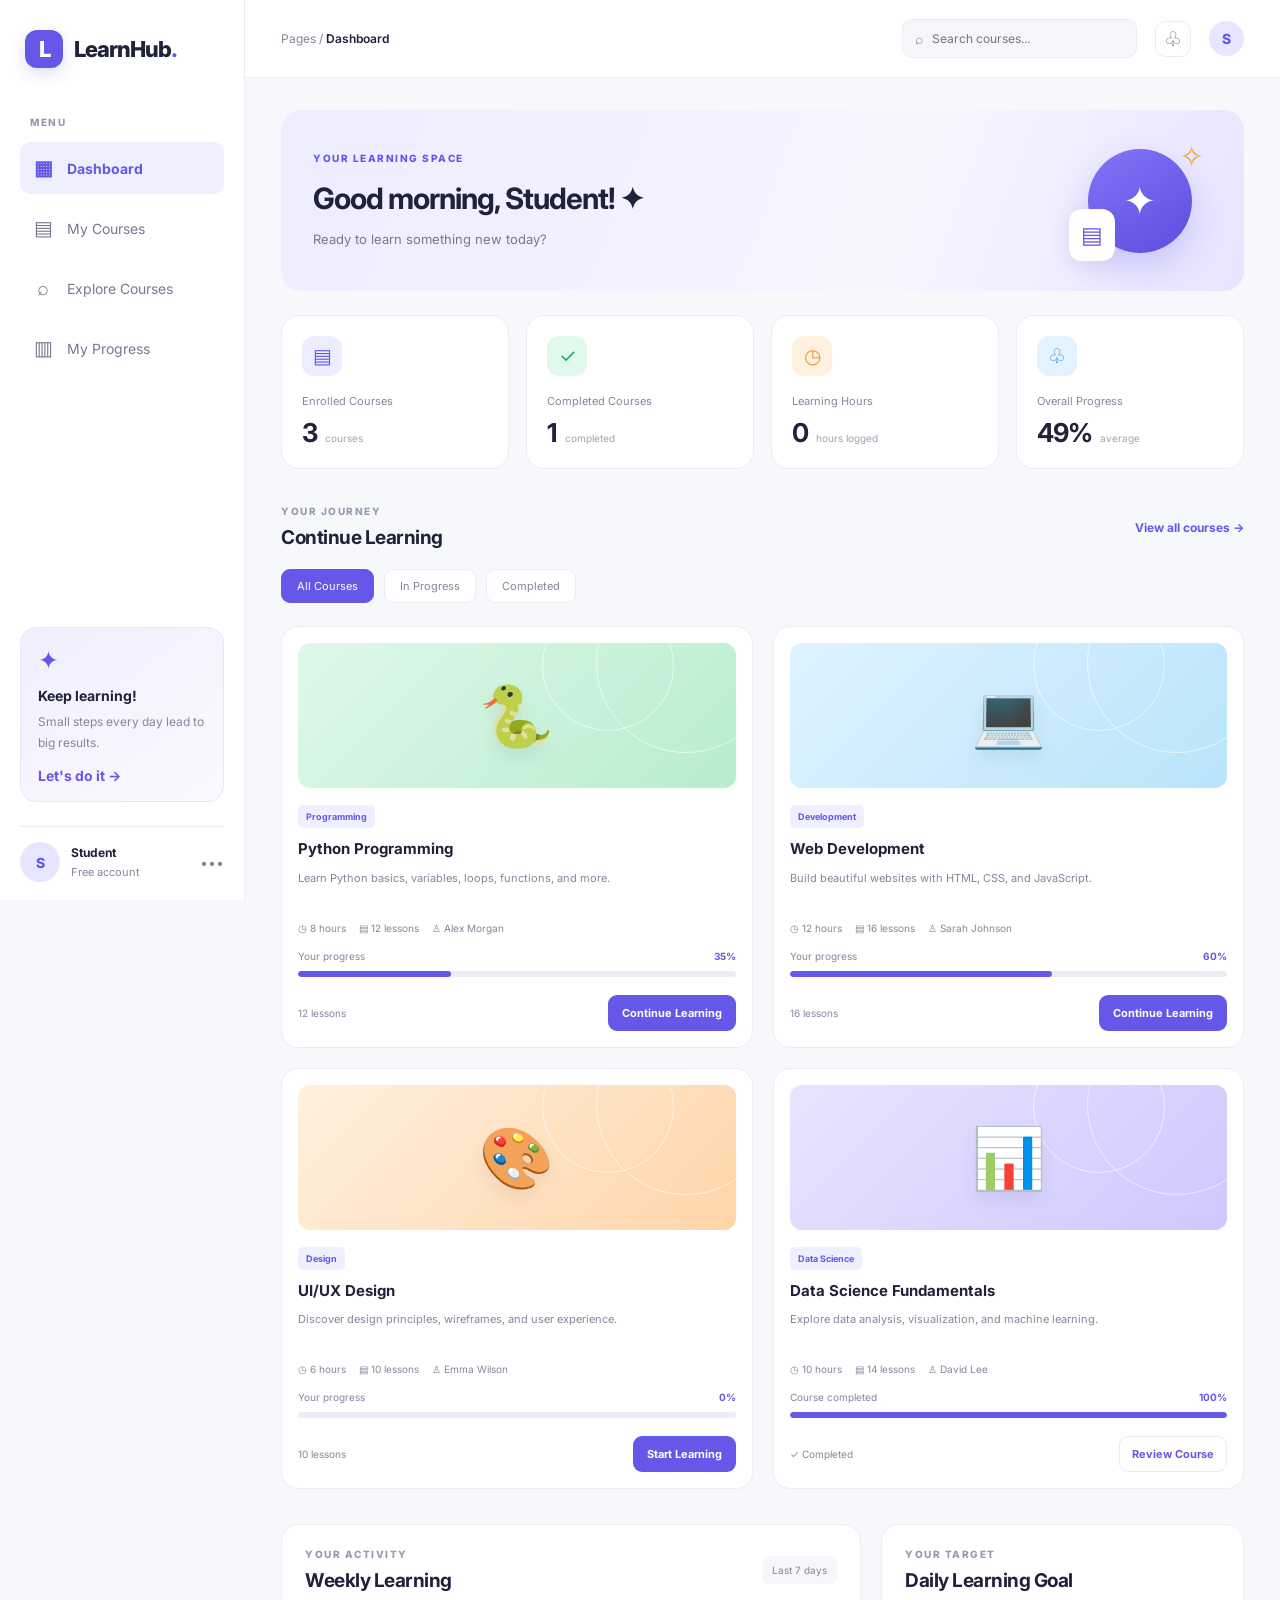
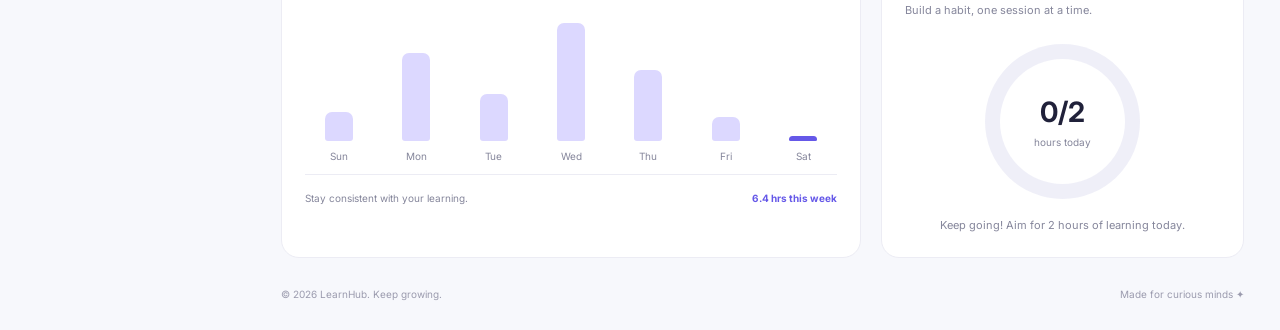
<file: index.html>
<!DOCTYPE html>
<html lang="en">
<head>
  <meta charset="UTF-8">
  <meta name="viewport" content="width=device-width, initial-scale=1.0">
  <meta name="description" content="Learn new skills and track your learning progress with LearnHub.">
  <title>LearnHub |This is an Learning Management System</title>
  <link rel="stylesheet" href="style.css">
  <link rel="preconnect" href="https://fonts.googleapis.com">
  <link href="https://fonts.googleapis.com/css2?family=Inter:wght@400;500;600;700;800&display=swap" rel="stylesheet">
</head>
<body>
  <div class="app">

    <aside class="sidebar" id="sidebar">
      <a href="#" class="brand" aria-label="LearnHub home">
        <span class="brand-icon">L</span>
        <span>LearnHub<span class="brand-dot">.</span></span>
      </a>

      <p class="menu-label">MENU</p>

      <nav class="navigation" aria-label="Main navigation">
        <button class="nav-link active" data-page="dashboard">
          <span>▦</span> Dashboard
        </button>
        <button class="nav-link" data-page="courses">
          <span>▤</span> My Courses
        </button>
        <button class="nav-link" data-page="explore">
          <span>⌕</span> Explore Courses
        </button>
        <button class="nav-link" data-page="progress">
          <span>▥</span> My Progress
        </button>
      </nav>

      <div class="sidebar-bottom">
        <div class="help-card">
          <div class="help-icon">✦</div>
          <h3>Keep learning!</h3>
          <p>Small steps every day lead to big results.</p>
          <button id="motivationBtn">Let's do it →</button>
        </div>

        <div class="profile">
          <div class="avatar">S</div>
          <div class="profile-info">
            <strong>Student</strong>
            <span>Free account</span>
          </div>
          <span class="profile-menu">•••</span>
        </div>
      </div>
    </aside>

    <main class="main">
      <header class="topbar">
        <button class="menu-toggle" id="menuToggle" aria-label="Toggle navigation">☰</button>

        <div class="breadcrumb">
          <span>Pages</span> / <strong id="pageBreadcrumb">Dashboard</strong>
        </div>

        <div class="topbar-right">
          <label class="search-box">
            <span>⌕</span>
            <input id="searchInput" type="search" placeholder="Search courses..." aria-label="Search courses">
          </label>
          <button class="notification" id="notificationBtn" aria-label="Notifications">♧</button>
          <div class="avatar small-avatar">S</div>
        </div>
      </header>

      <div class="content">
        <section class="welcome">
          <div>
            <p class="eyebrow" id="todayLabel">YOUR LEARNING SPACE</p>
            <h1 id="pageTitle">Good morning, Student! <span>✦</span></h1>
            <p class="subtitle" id="pageSubtitle">Ready to learn something new today?</p>
          </div>
          <div class="welcome-art" aria-hidden="true">
            <div class="art-circle">✦</div>
            <span class="art-book">▤</span>
            <span class="art-star">✧</span>
          </div>
        </section>

        <section class="stats-grid" aria-label="Learning statistics">
          <article class="stat-card">
            <div class="stat-icon purple">▤</div>
            <p>Enrolled Courses</p>
            <div class="stat-bottom">
              <strong id="enrolledCount">4</strong>
              <span class="stat-note">courses</span>
            </div>
          </article>

          <article class="stat-card">
            <div class="stat-icon green">✓</div>
            <p>Completed Courses</p>
            <div class="stat-bottom">
              <strong id="completedCount">0</strong>
              <span class="stat-note">completed</span>
            </div>
          </article>

          <article class="stat-card">
            <div class="stat-icon orange">◷</div>
            <p>Learning Hours</p>
            <div class="stat-bottom">
              <strong id="hoursCount">0</strong>
              <span class="stat-note">hours logged</span>
            </div>
          </article>

          <article class="stat-card">
            <div class="stat-icon blue">♧</div>
            <p>Overall Progress</p>
            <div class="stat-bottom">
              <strong id="overallProgress">0%</strong>
              <span class="stat-note">average</span>
            </div>
          </article>
        </section>

        <section class="section">
          <div class="section-heading">
            <div>
              <p class="eyebrow">YOUR JOURNEY</p>
              <h2 id="courseHeading">Continue Learning</h2>
            </div>
            <button class="text-button" id="viewAllBtn">View all courses →</button>
          </div>

          <div class="filter-row" id="filterRow">
            <button class="filter-chip selected" data-filter="all">All Courses</button>
            <button class="filter-chip" data-filter="in-progress">In Progress</button>
            <button class="filter-chip" data-filter="completed">Completed</button>
          </div>

          <div class="course-grid" id="courseGrid"></div>
          <p class="empty-state" id="emptyState" hidden>No courses found. Try another search.</p>
        </section>

        <section class="bottom-grid" id="bottomGrid">
          <article class="panel activity-panel">
            <div class="section-heading compact-heading">
              <div>
                <p class="eyebrow">YOUR ACTIVITY</p>
                <h2>Weekly Learning</h2>
              </div>
              <span class="week-badge">Last 7 days</span>
            </div>

            <div class="weekly-chart" id="weeklyChart" aria-label="Weekly learning hours chart"></div>
            <div class="chart-footer">
              <span>Stay consistent with your learning.</span>
              <strong id="weeklyHours">0 hrs this week</strong>
            </div>
          </article>

          <article class="panel goal-panel">
            <p class="eyebrow">YOUR TARGET</p>
            <h2>Daily Learning Goal</h2>
            <p class="goal-description">Build a habit, one session at a time.</p>

            <div class="goal-ring" id="goalRing">
              <div class="goal-ring-inner">
                <strong id="goalHours">0/2</strong>
                <span>hours today</span>
              </div>
            </div>

            <p class="goal-message" id="goalMessage">Start a course to make progress!</p>
          </article>
        </section>

        <footer class="footer">
          <span>© 2026 LearnHub. Keep growing.</span>
          <span>Made for curious minds ✦</span>
        </footer>
      </div>
    </main>
  </div>

  <div class="toast" id="toast" role="status" aria-live="polite"></div>

  <script src="script.js"></script>
</body>
</html>
</file>
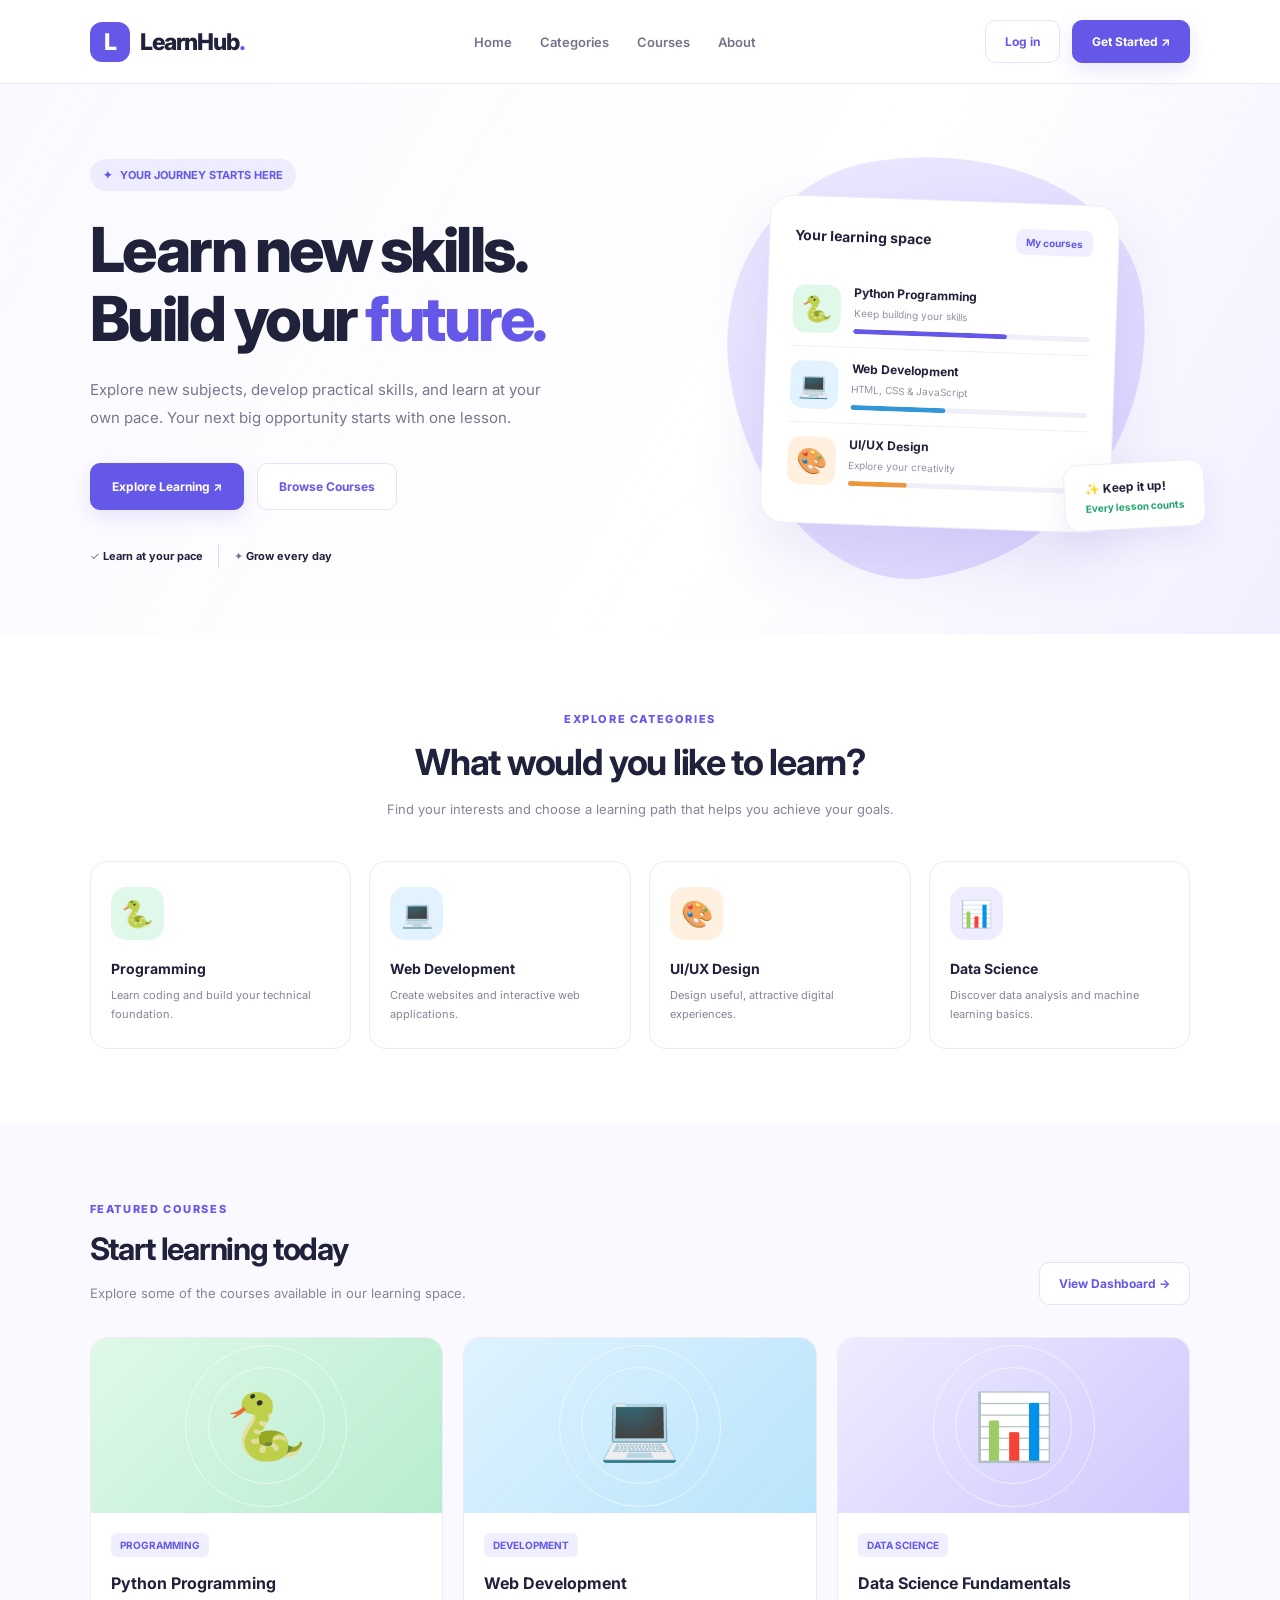
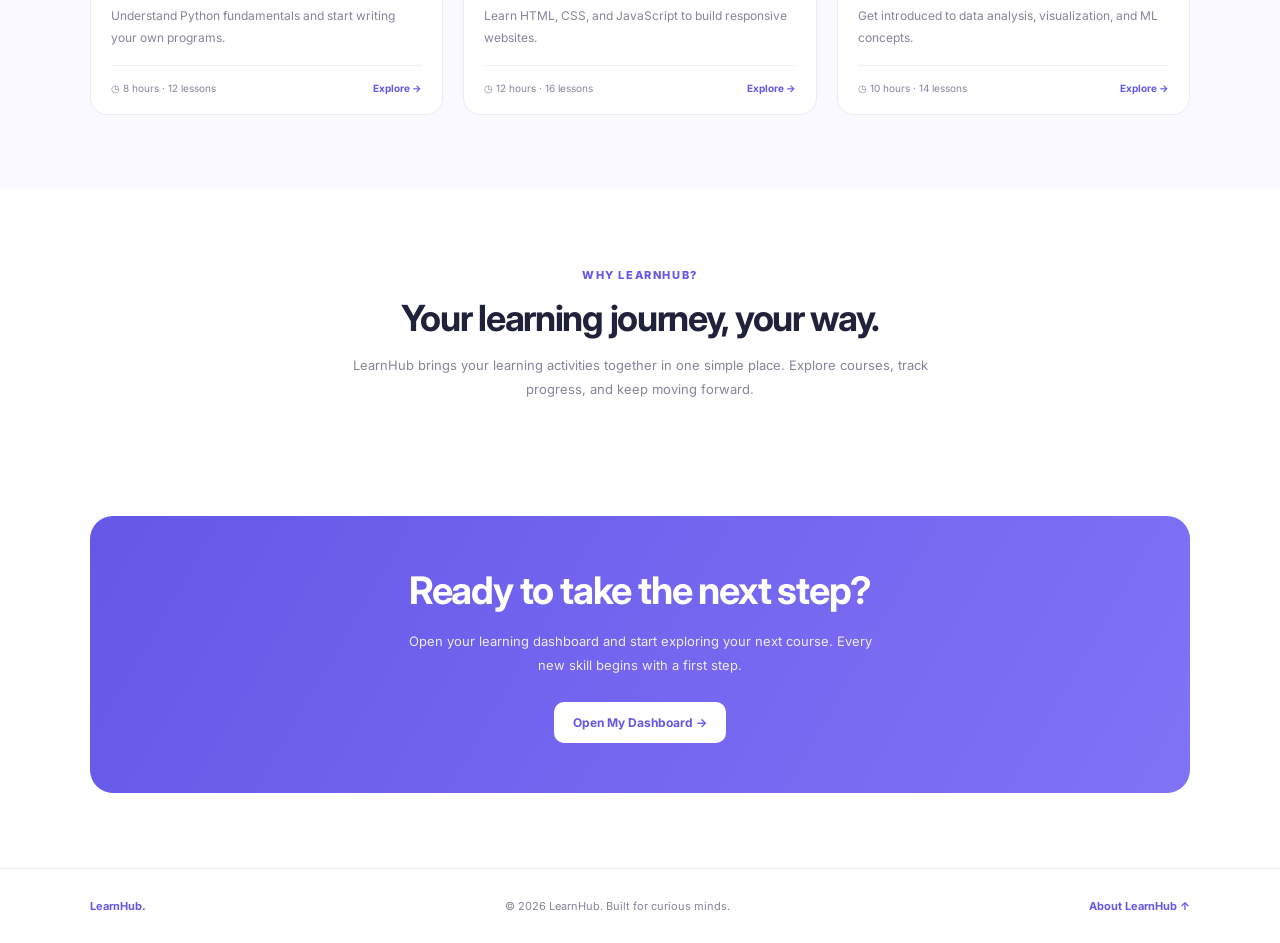
<file: home.html>
<!DOCTYPE html>
<html lang="en">
<head>
  <meta charset="UTF-8">
  <meta name="viewport" content="width=device-width, initial-scale=1.0">
  <meta name="description" content="LearnHub — discover courses, develop new skills, and achieve your learning goals.">
  <title>LearnHub | Learn Without Limits</title>

  <link rel="stylesheet" href="style.css">
  <link rel="preconnect" href="https://fonts.googleapis.com">
  <link href="https://fonts.googleapis.com/css2?family=Inter:wght@400;500;600;700;800&display=swap" rel="stylesheet">

  <style>
    /* Home page styles */
    .home-page {
      background: #fff;
      color: #20213a;
      min-height: 100vh;
    }

    .home-nav {
      display: flex;
      align-items: center;
      justify-content: space-between;
      gap: 20px;
      padding: 20px 7%;
      border-bottom: 1px solid #ececf4;
      background: #fff;
    }

    .home-brand {
      display: flex;
      align-items: center;
      gap: 10px;
      color: #20213a;
      font-size: 23px;
      font-weight: 800;
      text-decoration: none;
      letter-spacing: -1px;
    }

    .home-brand-icon {
      display: grid;
      place-items: center;
      width: 40px;
      height: 40px;
      color: white;
      background: #6558e8;
      border-radius: 12px;
    }

    .home-brand span:last-child {
      color: #6558e8;
    }

    .home-links {
      display: flex;
      align-items: center;
      gap: 28px;
    }

    .home-links a {
      color: #73748b;
      font-size: 13px;
      font-weight: 600;
      text-decoration: none;
      transition: color .2s;
    }

    .home-links a:hover {
      color: #6558e8;
    }

    .home-actions {
      display: flex;
      align-items: center;
      gap: 12px;
    }

    .home-btn {
      display: inline-flex;
      justify-content: center;
      align-items: center;
      gap: 8px;
      padding: 13px 19px;
      border-radius: 10px;
      font-weight: 700;
      font-size: 12px;
      text-decoration: none;
      transition: .2s;
    }

    .home-btn-outline {
      color: #6558e8;
      background: white;
      border: 1px solid #e5e2ff;
    }

    .home-btn-primary {
      color: white;
      background: #6558e8;
      border: 1px solid #6558e8;
      box-shadow: 0 7px 20px #6558e826;
    }

    .home-btn-primary:hover {
      background: #5043ce;
      transform: translateY(-2px);
    }

    .home-btn-outline:hover {
      background: #f4f2ff;
    }

    .home-hero {
      padding: 75px 7% 65px;
      display: grid;
      grid-template-columns: 1.05fr .95fr;
      align-items: center;
      gap: 45px;
      background: linear-gradient(120deg, #faf9ff, #fff 60%, #f1efff);
      overflow: hidden;
    }

    .home-tag {
      display: inline-flex;
      align-items: center;
      gap: 8px;
      padding: 9px 13px;
      background: #eeecff;
      color: #6558e8;
      border-radius: 30px;
      font-size: 11px;
      font-weight: 700;
      margin-bottom: 24px;
    }

    .home-hero h1 {
      max-width: 620px;
      font-size: clamp(36px, 5vw, 62px);
      line-height: 1.12;
      letter-spacing: -2.5px;
      font-weight: 800;
    }

    .home-hero h1 span {
      color: #6558e8;
    }

    .home-hero-description {
      max-width: 480px;
      margin-top: 22px;
      color: #77778e;
      font-size: 15px;
      line-height: 1.9;
    }

    .home-hero-actions {
      display: flex;
      align-items: center;
      flex-wrap: wrap;
      gap: 13px;
      margin-top: 30px;
    }

    .home-hero-actions .home-btn {
      padding: 15px 21px;
    }

    .home-trust {
      display: flex;
      align-items: center;
      gap: 15px;
      margin-top: 34px;
      color: #77778e;
      font-size: 11px;
      flex-wrap: wrap;
    }

    .home-trust strong {
      color: #20213a;
    }

    .home-trust-divider {
      width: 1px;
      height: 25px;
      background: #deddeb;
    }

    .hero-visual {
      position: relative;
      min-height: 390px;
      display: grid;
      place-items: center;
    }

    .hero-visual-bg {
      position: absolute;
      width: min(100%, 420px);
      aspect-ratio: 1;
      background: linear-gradient(145deg, #eeeaff, #dcd5ff);
      border-radius: 42% 58% 60% 40% / 45% 40% 60% 55%;
      transform: rotate(-8deg);
    }

    .hero-visual-main {
      position: relative;
      width: min(100%, 350px);
      padding: 25px;
      background: #fff;
      border: 1px solid #f0eef9;
      border-radius: 23px;
      box-shadow: 0 25px 65px #5144bd20;
      transform: rotate(2deg);
    }

    .visual-top {
      display: flex;
      justify-content: space-between;
      align-items: center;
      gap: 10px;
      margin-bottom: 23px;
    }

    .visual-top strong {
      font-size: 14px;
    }

    .visual-top span {
      padding: 7px 10px;
      color: #6558e8;
      background: #f0efff;
      border-radius: 8px;
      font-size: 10px;
      font-weight: 700;
    }

    .visual-course {
      display: flex;
      align-items: center;
      gap: 13px;
      padding: 13px 0;
      border-bottom: 1px solid #f0eff7;
    }

    .visual-course:last-of-type {
      border-bottom: none;
    }

    .visual-course-icon {
      width: 48px;
      height: 48px;
      display: grid;
      place-items: center;
      border-radius: 13px;
      font-size: 25px;
      flex-shrink: 0;
    }

    .visual-course-info {
      flex: 1;
      min-width: 0;
    }

    .visual-course-info strong {
      display: block;
      font-size: 12px;
      margin-bottom: 7px;
    }

    .visual-course-info span {
      display: block;
      color: #9292a5;
      font-size: 10px;
    }

    .visual-progress {
      height: 5px;
      margin-top: 10px;
      background: #efeff7;
      border-radius: 10px;
      overflow: hidden;
    }

    .visual-progress span {
      height: 100%;
      display: block;
      background: #6558e8;
      border-radius: inherit;
    }

    .visual-floating {
      position: absolute;
      right: -15px;
      bottom: 30px;
      background: #fff;
      padding: 16px 20px;
      border: 1px solid #efedf9;
      border-radius: 15px;
      box-shadow: 0 12px 30px #5144bd17;
      font-size: 12px;
      font-weight: 700;
      transform: rotate(-3deg);
    }

    .visual-floating span {
      display: block;
      color: #23a66e;
      font-size: 10px;
      margin-top: 6px;
    }

    .home-section {
      padding: 75px 7%;
    }

    .home-section-heading {
      text-align: center;
      max-width: 580px;
      margin: 0 auto 40px;
    }

    .home-section-heading > span {
      color: #6558e8;
      font-size: 11px;
      font-weight: 800;
      text-transform: uppercase;
      letter-spacing: 1.6px;
    }

    .home-section-heading h2 {
      margin-top: 13px;
      font-size: clamp(25px, 3vw, 36px);
      letter-spacing: -1.3px;
      line-height: 1.3;
    }

    .home-section-heading p {
      color: #85859a;
      font-size: 13px;
      line-height: 1.8;
      margin-top: 12px;
    }

    .category-grid {
      display: grid;
      grid-template-columns: repeat(4, minmax(0, 1fr));
      gap: 18px;
    }

    .category-card {
      padding: 25px 20px;
      border: 1px solid #ececf4;
      border-radius: 17px;
      text-decoration: none;
      color: #20213a;
      background: #fff;
      transition: .2s;
    }

    .category-card:hover {
      transform: translateY(-5px);
      border-color: #d6d1ff;
      box-shadow: 0 15px 35px #5144bd0d;
    }

    .category-icon {
      display: grid;
      place-items: center;
      width: 53px;
      height: 53px;
      border-radius: 15px;
      font-size: 26px;
      margin-bottom: 20px;
    }

    .category-card h3 {
      font-size: 14px;
      margin-bottom: 9px;
    }

    .category-card p {
      color: #85859a;
      font-size: 11px;
      line-height: 1.7;
    }

    .featured-section {
      background: #faf9ff;
    }

    .featured-header {
      display: flex;
      justify-content: space-between;
      align-items: flex-end;
      gap: 20px;
      margin-bottom: 32px;
    }

    .featured-header .home-section-heading {
      text-align: left;
      margin: 0;
    }

    .featured-header .home-section-heading h2 {
      font-size: 31px;
    }

    .featured-grid {
      display: grid;
      grid-template-columns: repeat(3, minmax(0, 1fr));
      gap: 20px;
    }

    .featured-card {
      background: white;
      border: 1px solid #ececf4;
      border-radius: 17px;
      overflow: hidden;
      transition: transform .2s;
    }

    .featured-card:hover {
      transform: translateY(-4px);
    }

    .featured-cover {
      min-height: 175px;
      display: grid;
      place-items: center;
      font-size: 65px;
      position: relative;
      overflow: hidden;
    }

    .featured-cover::before,
    .featured-cover::after {
      content: "";
      position: absolute;
      width: 160px;
      height: 160px;
      border: 1px solid #ffffff90;
      border-radius: 50%;
    }

    .featured-cover::after {
      width: 115px;
      height: 115px;
    }

    .featured-cover span {
      position: relative;
      z-index: 1;
    }

    .featured-body {
      padding: 20px;
    }

    .featured-category {
      color: #6558e8;
      background: #f0efff;
      display: inline-block;
      padding: 6px 9px;
      border-radius: 6px;
      font-size: 10px;
      font-weight: 700;
    }

    .featured-body h3 {
      font-size: 16px;
      line-height: 1.5;
      margin: 14px 0 10px;
    }

    .featured-body p {
      color: #85859a;
      font-size: 12px;
      line-height: 1.8;
      min-height: 43px;
    }

    .featured-meta {
      display: flex;
      justify-content: space-between;
      gap: 10px;
      border-top: 1px solid #f0eff7;
      padding-top: 16px;
      margin-top: 17px;
      color: #85859a;
      font-size: 10px;
    }

    .featured-meta a {
      color: #6558e8;
      font-weight: 700;
      text-decoration: none;
    }

    .home-cta {
      margin: 0 7% 75px;
      padding: 50px 35px;
      text-align: center;
      color: white;
      background: linear-gradient(120deg, #6558e8, #8173f6);
      border-radius: 23px;
      overflow: hidden;
      position: relative;
    }

    .home-cta h2 {
      font-size: clamp(25px, 4vw, 38px);
      letter-spacing: -1.2px;
      line-height: 1.3;
    }

    .home-cta p {
      color: #eeebff;
      font-size: 13px;
      line-height: 1.8;
      margin: 15px auto 25px;
      max-width: 470px;
    }

    .home-cta .home-btn {
      background: white;
      color: #6558e8;
    }

    .home-footer {
      padding: 30px 7%;
      display: flex;
      align-items: center;
      justify-content: space-between;
      gap: 20px;
      flex-wrap: wrap;
      border-top: 1px solid #ececf4;
      color: #85859a;
      font-size: 11px;
    }

    .home-footer a {
      color: #6558e8;
      text-decoration: none;
      font-weight: 700;
    }

    @media (max-width: 900px) {
      .home-links {
        gap: 15px;
      }

      .home-hero {
        grid-template-columns: 1fr 0.8fr;
        gap: 20px;
        padding-top: 55px;
      }

      .hero-visual {
        min-height: 330px;
      }

      .hero-visual-main {
        padding: 17px;
      }

      .category-grid {
        grid-template-columns: repeat(2, minmax(0, 1fr));
      }

      .featured-grid {
        grid-template-columns: repeat(2, minmax(0, 1fr));
      }

      .featured-card:last-child {
        grid-column: 1 / -1;
      }
    }

    @media (max-width: 650px) {
      .home-nav {
        padding: 15px 5%;
        flex-wrap: wrap;
      }

      .home-brand {
        font-size: 20px;
      }

      .home-links {
        order: 3;
        width: 100%;
        justify-content: center;
        gap: 22px;
        padding-top: 10px;
        border-top: 1px solid #f0eff7;
      }

      .home-links a {
        font-size: 11px;
      }

      .home-actions {
        gap: 7px;
      }

      .home-actions .home-btn {
        padding: 10px 12px;
        font-size: 10px;
      }

      .home-hero {
        grid-template-columns: 1fr;
        padding: 48px 6% 35px;
      }

      .home-hero h1 {
        font-size: clamp(36px, 9vw, 49px);
        letter-spacing: -1.8px;
      }

      .home-hero-description {
        font-size: 13px;
      }

      .hero-visual {
        min-height: 335px;
      }

      .hero-visual-main {
        width: min(100%, 330px);
      }

      .visual-floating {
        right: 0;
      }

      .home-section {
        padding: 55px 6%;
      }

      .category-grid {
        gap: 12px;
      }

      .category-card {
        padding: 19px 14px;
      }

      .category-card h3 {
        font-size: 12px;
      }

      .featured-header {
        align-items: flex-start;
        flex-direction: column;
      }

      .featured-header .home-section-heading h2 {
        font-size: 26px;
      }

      .featured-grid {
        grid-template-columns: 1fr;
      }

      .featured-card:last-child {
        grid-column: auto;
      }

      .home-cta {
        margin: 0 5% 50px;
        padding: 40px 20px;
      }

      .home-footer {
        padding: 25px 6%;
      }
    }

    @media (max-width: 360px) {
      .home-links {
        gap: 13px;
      }

      .home-actions .home-btn {
        padding: 9px;
      }

      .category-grid {
        grid-template-columns: 1fr;
      }

      .home-trust {
        gap: 9px;
      }
    }
  </style>
</head>

<body class="home-page">

  <!-- Navigation -->
  <header class="home-nav">
    <a href="home.html" class="home-brand">
      <span class="home-brand-icon">L</span>
      <span style="color:#20213a">LearnHub<span>.</span></span>
    </a>

    <nav class="home-links" aria-label="Main navigation">
      <a href="home.html">Home</a>
      <a href="#categories">Categories</a>
      <a href="#courses">Courses</a>
      <a href="#about">About</a>
    </nav>

    <div class="home-actions">
      <a href="index.html" class="home-btn home-btn-outline">Log in</a>
      <a href="index.html" class="home-btn home-btn-primary">Get Started ↗</a>
    </div>
  </header>

  <main>
    <!-- Hero section -->
    <section class="home-hero">
      <div class="home-hero-content">
        <div class="home-tag">
          <span>✦</span> YOUR JOURNEY STARTS HERE
        </div>

        <h1>
          Learn new skills.<br>
          Build your <span>future.</span>
        </h1>

        <p class="home-hero-description">
          Explore new subjects, develop practical skills, and learn at your
          own pace. Your next big opportunity starts with one lesson.
        </p>

        <div class="home-hero-actions">
          <a href="index.html" class="home-btn home-btn-primary">
            Explore Learning ↗
          </a>
          <a href="#courses" class="home-btn home-btn-outline">
            Browse Courses
          </a>
        </div>

        <div class="home-trust">
          <span>✓ <strong>Learn at your pace</strong></span>
          <span class="home-trust-divider"></span>
          <span>✦ <strong>Grow every day</strong></span>
        </div>
      </div>

      <!-- Decorative learning dashboard -->
      <div class="hero-visual" aria-label="Illustration of a learning dashboard">
        <div class="hero-visual-bg"></div>

        <div class="hero-visual-main">
          <div class="visual-top">
            <strong>Your learning space</strong>
            <span>My courses</span>
          </div>

          <div class="visual-course">
            <div class="visual-course-icon" style="background:#e0f8e9">
              🐍
            </div>
            <div class="visual-course-info">
              <strong>Python Programming</strong>
              <span>Keep building your skills</span>
              <div class="visual-progress">
                <span style="width:65%"></span>
              </div>
            </div>
          </div>

          <div class="visual-course">
            <div class="visual-course-icon" style="background:#e2f3ff">
              💻
            </div>
            <div class="visual-course-info">
              <strong>Web Development</strong>
              <span>HTML, CSS & JavaScript</span>
              <div class="visual-progress">
                <span style="width:40%;background:#3297d6"></span>
              </div>
            </div>
          </div>

          <div class="visual-course">
            <div class="visual-course-icon" style="background:#fff0df">
              🎨
            </div>
            <div class="visual-course-info">
              <strong>UI/UX Design</strong>
              <span>Explore your creativity</span>
              <div class="visual-progress">
                <span style="width:25%;background:#ed973d"></span>
              </div>
            </div>
          </div>
        </div>

        <div class="visual-floating">
          ✨ Keep it up!
          <span>Every lesson counts</span>
        </div>
      </div>
    </section>

    <!-- Categories -->
    <section class="home-section" id="categories">
      <div class="home-section-heading">
        <span>Explore Categories</span>
        <h2>What would you like to learn?</h2>
        <p>
          Find your interests and choose a learning path that helps you
          achieve your goals.
        </p>
      </div>

      <div class="category-grid">
        <a href="#courses" class="category-card">
          <div class="category-icon" style="background:#e0f8e9">🐍</div>
          <h3>Programming</h3>
          <p>Learn coding and build your technical foundation.</p>
        </a>

        <a href="#courses" class="category-card">
          <div class="category-icon" style="background:#e2f3ff">💻</div>
          <h3>Web Development</h3>
          <p>Create websites and interactive web applications.</p>
        </a>

        <a href="#courses" class="category-card">
          <div class="category-icon" style="background:#fff0df">🎨</div>
          <h3>UI/UX Design</h3>
          <p>Design useful, attractive digital experiences.</p>
        </a>

        <a href="#courses" class="category-card">
          <div class="category-icon" style="background:#eeecff">📊</div>
          <h3>Data Science</h3>
          <p>Discover data analysis and machine learning basics.</p>
        </a>
      </div>
    </section>

    <!-- Featured courses -->
    <section class="home-section featured-section" id="courses">
      <div class="featured-header">
        <div class="home-section-heading">
          <span>Featured Courses</span>
          <h2>Start learning today</h2>
          <p>Explore some of the courses available in our learning space.</p>
        </div>

        <a href="index.html" class="home-btn home-btn-outline">
          View Dashboard →
        </a>
      </div>

      <div class="featured-grid">
        <article class="featured-card">
          <div class="featured-cover" style="background:linear-gradient(135deg,#e0f8e9,#b7edce)">
            <span>🐍</span>
          </div>
          <div class="featured-body">
            <span class="featured-category">PROGRAMMING</span>
            <h3>Python Programming</h3>
            <p>Understand Python fundamentals and start writing your own programs.</p>
            <div class="featured-meta">
              <span>◷ 8 hours · 12 lessons</span>
              <a href="index.html">Explore →</a>
            </div>
          </div>
        </article>

        <article class="featured-card">
          <div class="featured-cover" style="background:linear-gradient(135deg,#dff3ff,#b9e4fb)">
            <span>💻</span>
          </div>
          <div class="featured-body">
            <span class="featured-category">DEVELOPMENT</span>
            <h3>Web Development</h3>
            <p>Learn HTML, CSS, and JavaScript to build responsive websites.</p>
            <div class="featured-meta">
              <span>◷ 12 hours · 16 lessons</span>
              <a href="index.html">Explore →</a>
            </div>
          </div>
        </article>

        <article class="featured-card">
          <div class="featured-cover" style="background:linear-gradient(135deg,#eeecff,#cfc8ff)">
            <span>📊</span>
          </div>
          <div class="featured-body">
            <span class="featured-category">DATA SCIENCE</span>
            <h3>Data Science Fundamentals</h3>
            <p>Get introduced to data analysis, visualization, and ML concepts.</p>
            <div class="featured-meta">
              <span>◷ 10 hours · 14 lessons</span>
              <a href="index.html">Explore →</a>
            </div>
          </div>
        </article>
      </div>
    </section>

    <!-- About -->
    <section class="home-section" id="about">
      <div class="home-section-heading">
        <span>Why LearnHub?</span>
        <h2>Your learning journey, your way.</h2>
        <p>
          LearnHub brings your learning activities together in one simple
          place. Explore courses, track progress, and keep moving forward.
        </p>
      </div>
    </section>

    <!-- Call to action -->
    <section class="home-cta">
      <h2>Ready to take the next step?</h2>
      <p>
        Open your learning dashboard and start exploring your next course.
        Every new skill begins with a first step.
      </p>
      <a href="index.html" class="home-btn">
        Open My Dashboard →
      </a>
    </section>
  </main>

  <!-- Footer -->
  <footer class="home-footer">
    <a href="home.html">LearnHub.</a>
    <span>© 2026 LearnHub. Built for curious minds.</span>
    <a href="#about">About LearnHub ↑</a>
  </footer>

</body>
</html>
</file>
<file: style.css>
:root {
  --primary: #6558e8;
  --primary-dark: #5043ce;
  --background: #f7f8fc;
  --surface: #ffffff;
  --text: #20213a;
  --muted: #85869b;
  --border: #ececf4;
  --radius: 18px;
}

* {
  box-sizing: border-box;
  margin: 0;
  padding: 0;
}

body {
  font-family: "Inter", sans-serif;
  background: var(--background);
  color: var(--text);
  font-size: 14px;
}

button, input {
  font: inherit;
}

button {
  cursor: pointer;
}

button:focus-visible, input:focus-visible, a:focus-visible {
  outline: 3px solid #aaa3ff;
  outline-offset: 3px;
}

button:disabled {
  cursor: not-allowed;
  opacity: 0.65;
}

.app {
  min-height: 100vh;
}

.sidebar {
  position: fixed;
  inset: 0 auto 0 0;
  width: 245px;
  padding: 30px 20px 18px;
  background: var(--surface);
  border-right: 1px solid var(--border);
  display: flex;
  flex-direction: column;
  z-index: 20;
}

.brand {
  display: flex;
  align-items: center;
  gap: 11px;
  color: var(--text);
  text-decoration: none;
  font-size: 22px;
  font-weight: 800;
  letter-spacing: -1px;
  margin: 0 0 48px 5px;
}

.brand-icon {
  display: grid;
  place-items: center;
  width: 38px;
  height: 38px;
  color: white;
  border-radius: 12px;
  background: var(--primary);
  box-shadow: 0 6px 15px #6558e830;
}

.brand-dot {
  color: var(--primary);
}

.menu-label, .eyebrow {
  font-size: 10px;
  font-weight: 800;
  letter-spacing: 1.5px;
  color: #9a9aaf;
}

.menu-label {
  margin: 0 0 14px 10px;
}

.navigation {
  display: grid;
  gap: 8px;
}

.nav-link {
  border: 0;
  background: transparent;
  color: #777990;
  display: flex;
  align-items: center;
  gap: 14px;
  text-align: left;
  padding: 14px 13px;
  border-radius: 11px;
  transition: 0.2s;
}

.nav-link > span {
  width: 20px;
  font-size: 20px;
  text-align: center;
}

.nav-link:hover, .nav-link.active {
  background: #f0efff;
  color: var(--primary);
}

.nav-link.active {
  font-weight: 700;
}

.sidebar-bottom {
  margin-top: auto;
}

.help-card {
  background: linear-gradient(145deg, #f1efff, #faf9ff);
  border: 1px solid #e8e5ff;
  border-radius: 16px;
  padding: 17px;
  margin-bottom: 24px;
}

.help-icon {
  color: var(--primary);
  font-size: 25px;
  margin-bottom: 12px;
}

.help-card h3 {
  font-size: 14px;
  margin-bottom: 8px;
}

.help-card p {
  color: var(--muted);
  line-height: 1.7;
  font-size: 12px;
}

.help-card button {
  border: 0;
  background: transparent;
  color: var(--primary);
  font-weight: 700;
  margin-top: 14px;
}

.profile {
  display: flex;
  align-items: center;
  gap: 11px;
  padding: 15px 0 0;
  border-top: 1px solid var(--border);
}

.avatar {
  width: 40px;
  height: 40px;
  border-radius: 50%;
  display: grid;
  place-items: center;
  background: #e8e5ff;
  color: var(--primary);
  font-weight: 800;
}

.profile-info {
  display: grid;
  gap: 5px;
  flex: 1;
}

.profile-info strong {
  font-size: 12px;
}

.profile-info span {
  color: var(--muted);
  font-size: 11px;
}

.profile-menu {
  color: var(--muted);
}

.main {
  margin-left: 245px;
  min-width: 0;
}

.topbar {
  min-height: 78px;
  background: var(--surface);
  border-bottom: 1px solid var(--border);
  display: flex;
  align-items: center;
  justify-content: space-between;
  gap: 18px;
  padding: 15px 36px;
}

.breadcrumb {
  color: var(--muted);
  font-size: 12px;
}

.breadcrumb strong {
  color: var(--text);
  font-weight: 600;
}

.topbar-right {
  display: flex;
  align-items: center;
  gap: 18px;
}

.search-box {
  display: flex;
  align-items: center;
  gap: 9px;
  width: 235px;
  background: #f7f7fb;
  border: 1px solid var(--border);
  border-radius: 10px;
  padding: 0 12px;
  color: var(--muted);
}

.search-box input {
  width: 100%;
  min-width: 0;
  padding: 11px 0;
  border: 0;
  outline: none;
  background: transparent;
  color: var(--text);
  font-size: 12px;
}

.search-box input:focus-visible {
  outline: none;
}

.search-box:focus-within {
  border-color: var(--primary);
}

.notification {
  width: 36px;
  height: 36px;
  border: 1px solid var(--border);
  border-radius: 10px;
  background: white;
  color: #6f7087;
  font-size: 20px;
}

.small-avatar {
  width: 35px;
  height: 35px;
}

.menu-toggle {
  display: none;
  border: 0;
  background: transparent;
  font-size: 22px;
  color: var(--text);
}

.content {
  max-width: 1500px;
  margin: 0 auto;
  padding: 32px 36px 20px;
}

.welcome {
  min-height: 180px;
  padding: 28px 32px;
  border-radius: 20px;
  display: flex;
  align-items: center;
  justify-content: space-between;
  overflow: hidden;
  position: relative;
  background: linear-gradient(110deg, #eeecff, #f7f5ff 65%, #e7e4ff);
}

.welcome .eyebrow {
  color: var(--primary);
  margin-bottom: 14px;
}

.welcome h1 {
  font-size: clamp(22px, 2.3vw, 30px);
  letter-spacing: -1px;
  line-height: 1.4;
}

.welcome h1 span {
  color: #f3a64a;
}

.subtitle {
  color: #77778e;
  margin-top: 10px;
  font-size: 13px;
  line-height: 1.6;
}

.welcome-art {
  position: relative;
  width: 145px;
  height: 125px;
  flex-shrink: 0;
  display: grid;
  place-items: center;
}

.art-circle {
  width: 104px;
  height: 104px;
  display: grid;
  place-items: center;
  border-radius: 50%;
  color: white;
  font-size: 40px;
  background: linear-gradient(145deg, #8275f7, #5c4dde);
  box-shadow: 0 15px 35px #6558e840;
}

.art-book {
  position: absolute;
  bottom: 2px;
  left: 2px;
  padding: 12px;
  background: white;
  border-radius: 13px;
  font-size: 23px;
  color: var(--primary);
  box-shadow: 0 8px 22px #5144bd1a;
}

.art-star {
  position: absolute;
  top: 0;
  right: 8px;
  font-size: 30px;
  color: #edab4e;
}

.stats-grid {
  display: grid;
  grid-template-columns: repeat(4, minmax(0, 1fr));
  gap: 17px;
  margin-top: 24px;
}

.stat-card, .panel {
  background: var(--surface);
  border: 1px solid var(--border);
  border-radius: var(--radius);
}

.stat-card {
  padding: 20px;
  min-width: 0;
}

.stat-icon {
  width: 40px;
  height: 40px;
  border-radius: 12px;
  display: grid;
  place-items: center;
  font-size: 20px;
  margin-bottom: 18px;
}

.purple { background: #eeecff; color: #6558e8; }
.green { background: #e1f8ed; color: #23a66e; }
.orange { background: #fff0df; color: #ed973d; }
.blue { background: #e2f3ff; color: #3297d6; }

.stat-card > p {
  font-size: 11px;
  color: var(--muted);
  margin-bottom: 9px;
}

.stat-bottom {
  display: flex;
  align-items: baseline;
  gap: 8px;
  flex-wrap: wrap;
}

.stat-bottom strong {
  font-size: 26px;
  letter-spacing: -1px;
}

.stat-note {
  color: #a2a2b4;
  font-size: 10px;
}

.section {
  margin-top: 36px;
}

.section-heading {
  display: flex;
  align-items: center;
  justify-content: space-between;
  gap: 16px;
  margin-bottom: 20px;
}

.section-heading .eyebrow, .panel .eyebrow {
  margin-bottom: 9px;
}

.section-heading h2, .panel h2 {
  font-size: 19px;
  letter-spacing: -0.5px;
}

.text-button {
  color: var(--primary);
  border: 0;
  background: transparent;
  font-weight: 700;
  font-size: 12px;
}

.filter-row {
  display: flex;
  gap: 10px;
  margin-bottom: 20px;
  overflow-x: auto;
  padding-bottom: 3px;
}

.filter-chip {
  border: 1px solid var(--border);
  background: white;
  color: var(--muted);
  padding: 9px 15px;
  border-radius: 9px;
  white-space: nowrap;
  font-size: 11px;
}

.filter-chip.selected {
  background: var(--primary);
  color: white;
  border-color: var(--primary);
}

.course-grid {
  display: grid;
  grid-template-columns: repeat(2, minmax(0, 1fr));
  gap: 20px;
}

.course-card {
  background: white;
  border: 1px solid var(--border);
  border-radius: 17px;
  padding: 16px;
  min-width: 0;
  transition: transform 0.2s, box-shadow 0.2s;
}

.course-card:hover {
  transform: translateY(-3px);
  box-shadow: 0 10px 30px #26204b0a;
}

.course-cover {
  height: 145px;
  border-radius: 12px;
  display: flex;
  align-items: center;
  justify-content: center;
  position: relative;
  overflow: hidden;
  margin-bottom: 17px;
}

.cover-purple { background: linear-gradient(135deg, #e8e4ff, #cfc8ff); }
.cover-blue { background: linear-gradient(135deg, #dff3ff, #b9e4fb); }
.cover-orange { background: linear-gradient(135deg, #fff0df, #ffd5a9); }
.cover-green { background: linear-gradient(135deg, #e0f8e9, #b7edce); }

.cover-emoji {
  font-size: 60px;
  filter: drop-shadow(0 9px 8px #22222212);
  position: relative;
  z-index: 1;
}

.cover-shape {
  position: absolute;
  width: 180px;
  height: 180px;
  border: 1px solid #ffffff9c;
  border-radius: 50%;
  right: -40px;
  top: -70px;
}

.cover-shape::after {
  content: "";
  position: absolute;
  width: 130px;
  height: 130px;
  border: 1px solid #ffffff9c;
  border-radius: 50%;
  top: 25px;
  left: -55px;
}

.course-category {
  display: inline-block;
  color: var(--primary);
  background: #f0efff;
  border-radius: 5px;
  padding: 6px 8px;
  font-size: 9px;
  font-weight: 700;
  margin-bottom: 10px;
}

.course-card h3 {
  font-size: 15px;
  line-height: 1.5;
  margin-bottom: 8px;
}

.course-description {
  font-size: 11px;
  line-height: 1.7;
  color: var(--muted);
  min-height: 38px;
  margin-bottom: 15px;
}

.course-meta {
  display: flex;
  gap: 13px;
  flex-wrap: wrap;
  color: var(--muted);
  font-size: 10px;
  margin-bottom: 16px;
}

.progress-header {
  display: flex;
  justify-content: space-between;
  gap: 10px;
  color: var(--muted);
  font-size: 10px;
  margin-bottom: 9px;
}

.progress-header strong {
  color: var(--primary);
}

.progress-track {
  height: 6px;
  border-radius: 20px;
  background: #eeedf6;
  overflow: hidden;
}

.progress-fill {
  height: 100%;
  border-radius: inherit;
  background: var(--primary);
  transition: width 0.35s;
}

.course-actions {
  display: flex;
  align-items: center;
  justify-content: space-between;
  gap: 10px;
  margin-top: 18px;
}

.lesson-count {
  color: var(--muted);
  font-size: 10px;
}

.primary-button {
  border: 0;
  border-radius: 9px;
  padding: 11px 14px;
  background: var(--primary);
  color: white;
  font-size: 11px;
  font-weight: 700;
  transition: background 0.2s;
}

.primary-button:hover {
  background: var(--primary-dark);
}

.secondary-button {
  border: 1px solid var(--border);
  border-radius: 9px;
  padding: 10px 12px;
  background: white;
  color: var(--primary);
  font-size: 11px;
  font-weight: 700;
}

.empty-state {
  color: var(--muted);
  padding: 35px 10px;
  text-align: center;
  background: white;
  border-radius: 14px;
  border: 1px dashed #d9d7ed;
}

.bottom-grid {
  display: grid;
  grid-template-columns: minmax(0, 1.6fr) minmax(230px, 1fr);
  gap: 20px;
  margin-top: 35px;
}

.panel {
  padding: 23px;
  min-width: 0;
}

.compact-heading {
  margin-bottom: 28px;
}

.week-badge {
  color: var(--muted);
  font-size: 10px;
  background: #f6f6fb;
  padding: 8px 10px;
  border-radius: 8px;
  white-space: nowrap;
}

.weekly-chart {
  height: 155px;
  display: grid;
  grid-template-columns: repeat(7, minmax(0, 1fr));
  align-items: end;
  gap: 13px;
  border-bottom: 1px solid var(--border);
  padding: 0 2px 12px;
}

.chart-day {
  height: 100%;
  display: flex;
  flex-direction: column;
  justify-content: flex-end;
  align-items: center;
  gap: 9px;
  min-width: 0;
}

.chart-bar-area {
  height: 118px;
  width: 100%;
  display: flex;
  align-items: flex-end;
  justify-content: center;
}

.chart-bar {
  width: min(28px, 85%);
  min-height: 4px;
  border-radius: 7px 7px 3px 3px;
  background: #dcd8ff;
  transition: height 0.3s;
}

.chart-bar.today {
  background: var(--primary);
}

.chart-day span {
  color: var(--muted);
  font-size: 10px;
}

.chart-footer {
  display: flex;
  align-items: center;
  justify-content: space-between;
  flex-wrap: wrap;
  gap: 10px;
  margin-top: 17px;
  font-size: 10px;
  color: var(--muted);
}

.chart-footer strong {
  color: var(--primary);
}

.goal-description {
  font-size: 11px;
  line-height: 1.7;
  color: var(--muted);
  margin-top: 9px;
}

.goal-ring {
  width: 155px;
  height: 155px;
  border-radius: 50%;
  background: conic-gradient(var(--primary) 0%, #efeff8 0%);
  display: grid;
  place-items: center;
  margin: 24px auto 18px;
}

.goal-ring-inner {
  width: 125px;
  height: 125px;
  background: white;
  border-radius: 50%;
  display: flex;
  flex-direction: column;
  align-items: center;
  justify-content: center;
  gap: 7px;
}

.goal-ring-inner strong {
  font-size: 28px;
}

.goal-ring-inner span {
  font-size: 10px;
  color: var(--muted);
}

.goal-message {
  text-align: center;
  font-size: 11px;
  color: var(--muted);
  line-height: 1.6;
}

.footer {
  display: flex;
  justify-content: space-between;
  flex-wrap: wrap;
  gap: 12px;
  color: #9b9bae;
  font-size: 10px;
  padding: 30px 0 10px;
}

.toast {
  position: fixed;
  left: 50%;
  bottom: 25px;
  transform: translate(-50%, 20px);
  background: #24233c;
  color: white;
  padding: 13px 20px;
  border-radius: 12px;
  box-shadow: 0 10px 35px #0002;
  font-size: 12px;
  opacity: 0;
  pointer-events: none;
  transition: opacity 0.2s, transform 0.2s;
  z-index: 50;
  width: max-content;
  max-width: calc(100vw - 32px);
}

.toast.show {
  opacity: 1;
  transform: translate(-50%, 0);
}

[hidden] {
  display: none !important;
}

/* Tablet */
@media (max-width: 1100px) {
  .sidebar {
    width: 215px;
    padding-inline: 15px;
  }

  .main {
    margin-left: 215px;
  }

  .content {
    padding: 25px 23px;
  }

  .topbar {
    padding-inline: 23px;
  }

  .stats-grid {
    grid-template-columns: repeat(2, minmax(0, 1fr));
  }

  .course-grid {
    gap: 14px;
  }

  .bottom-grid {
    grid-template-columns: 1fr;
  }
}

/* Mobile navigation */
@media (max-width: 760px) {
  .sidebar {
    transform: translateX(-100%);
    transition: transform 0.25s ease;
    width: 260px;
    box-shadow: 10px 0 30px #0000000a;
  }

  .sidebar.open {
    transform: translateX(0);
  }

  .main {
    margin-left: 0;
  }

  .menu-toggle {
    display: block;
  }

  .topbar {
    padding: 13px 16px;
    min-height: 68px;
    gap: 12px;
  }

  .breadcrumb {
    margin-right: auto;
    white-space: nowrap;
  }

  .topbar-right {
    gap: 10px;
  }

  .search-box {
    width: min(190px, 35vw);
  }

  .small-avatar {
    display: none;
  }

  .content {
    padding: 20px 16px;
  }

  .welcome {
    padding: 24px 20px;
    min-height: 160px;
  }

  .welcome-art {
    width: 95px;
    transform: scale(0.8);
    margin-right: -10px;
  }

  .welcome h1 {
    font-size: 22px;
  }

  .course-grid {
    grid-template-columns: 1fr;
  }

  .course-cover {
    height: 160px;
  }
}

/* Small phones */
@media (max-width: 480px) {
  .topbar {
    flex-wrap: wrap;
  }

  .breadcrumb {
    font-size: 11px;
  }

  .topbar-right {
    flex: 1 1 100%;
  }

  .search-box {
    flex: 1;
    width: auto;
  }

  .notification {
    flex-shrink: 0;
  }

  .content {
    padding: 15px 12px;
  }

  .welcome {
    padding: 22px 16px;
  }

  .welcome h1 {
    font-size: 19px;
  }

  .subtitle {
    font-size: 11px;
  }

  .welcome-art {
    width: 70px;
    margin-left: -8px;
    margin-right: -15px;
    transform: scale(0.65);
  }

  .stats-grid {
    gap: 10px;
  }

  .stat-card {
    padding: 14px;
  }

  .stat-icon {
    width: 34px;
    height: 34px;
    margin-bottom: 13px;
  }

  .stat-card > p {
    font-size: 10px;
    line-height: 1.5;
  }

  .stat-bottom strong {
    font-size: 23px;
  }

  .section {
    margin-top: 27px;
  }

  .section-heading h2, .panel h2 {
    font-size: 17px;
  }

  .section-heading {
    gap: 10px;
  }

  .text-button {
    font-size: 10px;
  }

  .course-card {
    padding: 12px;
  }

  .course-cover {
    height: 135px;
  }

  .panel {
    padding: 17px 13px;
  }

  .weekly-chart {
    gap: 5px;
  }

  .chart-footer {
    line-height: 1.6;
  }

  .footer {
    font-size: 9px;
  }
}
</file>
